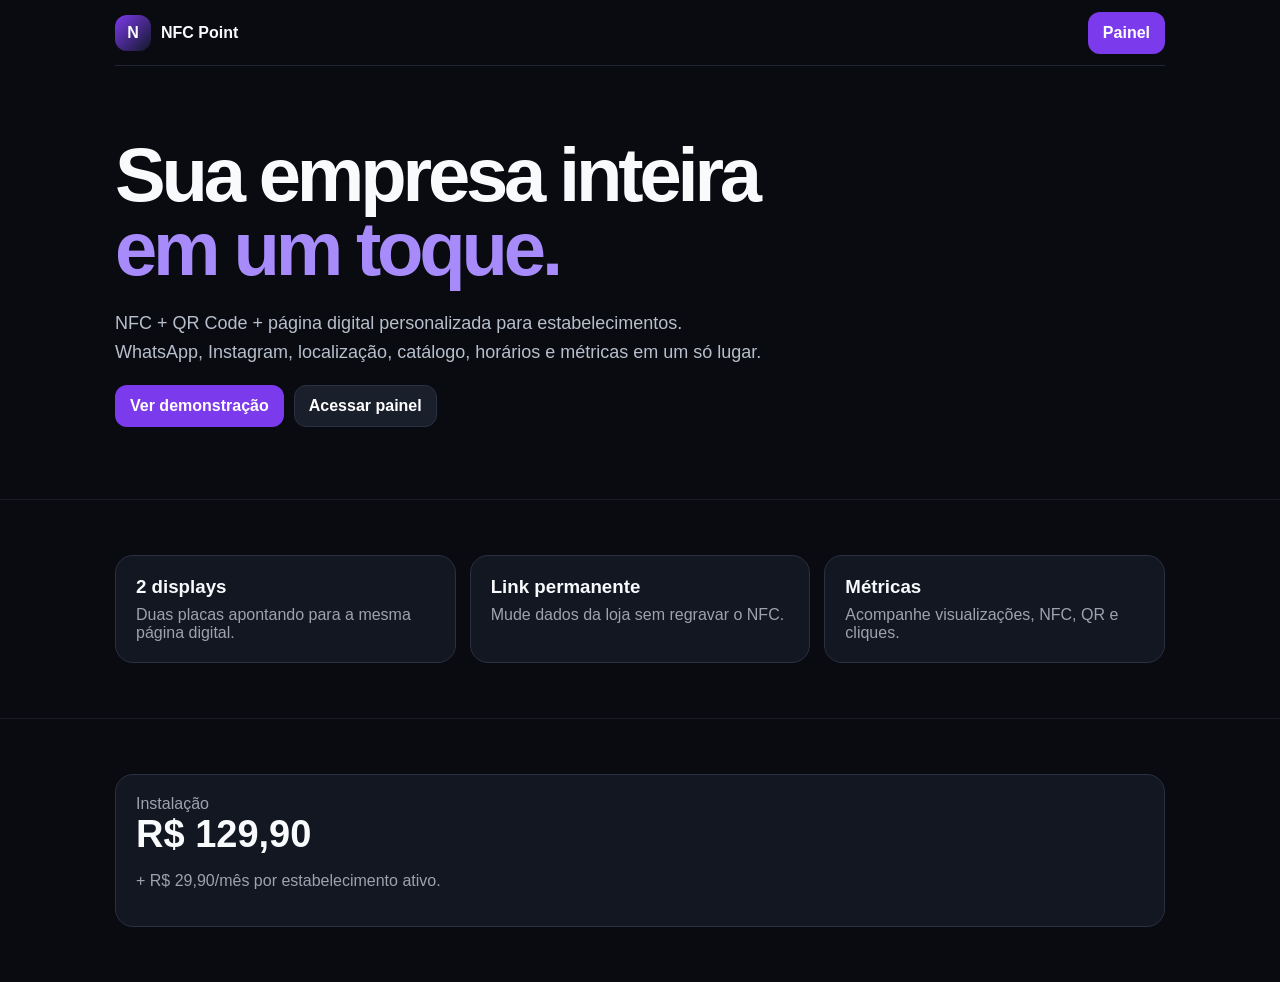
<file: index.html>
<!doctype html><html lang="pt-BR"><head><meta charset="utf-8"><meta name="viewport" content="width=device-width,initial-scale=1,viewport-fit=cover"><meta name="theme-color" content="#090b10"><title>NFC Point</title><style>
:root{--bg:#090b10;--p:#121722;--p2:#191f2b;--line:#293142;--txt:#f8fafc;--mut:#9ca3af;--pri:#7c3aed;--ok:#16a34a;--bad:#dc2626}*{box-sizing:border-box}body{margin:0;font-family:-apple-system,BlinkMacSystemFont,"Segoe UI",sans-serif;background:var(--bg);color:var(--txt)}a{color:inherit;text-decoration:none}button,input,textarea{font:inherit}.wrap{width:min(1050px,calc(100% - 28px));margin:auto}.top{height:66px;display:flex;align-items:center;justify-content:space-between;border-bottom:1px solid #202636}.brand{font-weight:900;display:flex;align-items:center;gap:10px}.logo{width:36px;height:36px;border-radius:12px;background:linear-gradient(135deg,var(--pri),#111827);display:grid;place-items:center}.btn{border:1px solid var(--line);background:var(--p2);color:#fff;border-radius:12px;padding:11px 14px;font-weight:800;cursor:pointer}.btn.pri{background:var(--pri);border-color:transparent}.btn.danger{background:#2a1114;color:#fecaca;border-color:#5c2027}.btn.sm{padding:8px 10px;font-size:12px}.hero{padding:72px 0}.hero h1{font-size:clamp(42px,7vw,76px);line-height:.98;letter-spacing:-.055em;margin:0 0 22px}.hero h1 span{color:#a78bfa}.hero p{max-width:650px;color:#b7bfcd;font-size:18px;line-height:1.6}.row{display:flex;gap:10px;flex-wrap:wrap}.section{padding:55px 0;border-top:1px solid #171c27}.grid3{display:grid;grid-template-columns:repeat(3,1fr);gap:14px}.card{background:var(--p);border:1px solid var(--line);border-radius:18px;padding:20px}.card h3{margin:0 0 8px}.mut{color:var(--mut)}.price{font-size:38px;font-weight:900}.auth{min-height:100vh;display:grid;place-items:center;padding:20px}.authbox{width:min(430px,100%);background:var(--p);border:1px solid var(--line);border-radius:22px;padding:24px}.field{display:grid;gap:6px;margin:12px 0}.field label{font-size:12px;color:#b9c0cc;font-weight:700}.input,.textarea{width:100%;background:#0c1018;border:1px solid var(--line);border-radius:11px;padding:12px;color:#fff;outline:none}.textarea{min-height:80px}.tabs{display:grid;grid-template-columns:1fr 1fr;gap:6px;background:#0b0f16;padding:4px;border-radius:12px;margin:18px 0}.tabs button{border:0;background:transparent;color:#8f98a8;padding:10px;border-radius:9px}.tabs button.on{background:#202634;color:#fff}.admin{padding:28px 0 70px}.head{display:flex;align-items:center;justify-content:space-between;gap:12px;margin-bottom:18px}.head h1{font-size:32px;margin:0}.stats{display:grid;grid-template-columns:repeat(4,1fr);gap:12px}.stat{background:var(--p);border:1px solid var(--line);border-radius:16px;padding:16px}.stat b{display:block;font-size:27px;margin-top:7px}.list{margin-top:18px;display:grid;gap:10px}.store{background:var(--p);border:1px solid var(--line);border-radius:16px;padding:15px;display:grid;grid-template-columns:1fr auto;gap:12px;align-items:center}.store h3{margin:0 0 4px}.badge{font-size:11px;font-weight:800;padding:5px 8px;border-radius:99px;background:#12311c;color:#86efac}.badge.off{background:#321417;color:#fca5a5}.modalbg{position:fixed;inset:0;background:#000b;display:grid;place-items:center;padding:14px;z-index:20}.modal{width:min(720px,100%);max-height:92vh;overflow:auto;background:#111722;border:1px solid var(--line);border-radius:20px;padding:20px}.formgrid{display:grid;grid-template-columns:1fr 1fr;gap:12px}.modalfoot{display:flex;justify-content:flex-end;gap:9px;margin-top:18px;flex-wrap:wrap}.public{min-height:100vh;background:#f3f4f6;color:#111827;padding:26px 14px 55px}.profile{width:min(520px,100%);margin:auto}.plogo{width:100px;height:100px;border-radius:28px;margin:0 auto 14px;display:grid;place-items:center;color:#fff;font-size:32px;font-weight:900;overflow:hidden}.plogo img{width:100%;height:100%;object-fit:cover}.ptop{text-align:center}.ptop h1{margin:0;font-size:30px}.ptop p{color:#5f6876;line-height:1.5}.links{display:grid;gap:10px;margin-top:20px}.plink{background:#fff;border:1px solid #e5e7eb;border-radius:16px;padding:14px;display:flex;gap:12px;align-items:center;font-weight:800;box-shadow:0 6px 18px #0f172a0d}.pi{width:40px;height:40px;border-radius:12px;color:#fff;display:grid;place-items:center}.info{margin-top:12px;background:#fff;border:1px solid #e5e7eb;border-radius:16px;padding:15px;color:#374151}.foot{text-align:center;color:#9ca3af;font-size:11px;margin-top:22px}.toast{position:fixed;right:16px;bottom:16px;background:#202633;border:1px solid #394256;border-radius:12px;padding:12px 14px;z-index:50;max-width:330px}.err{color:#fecaca}.empty{text-align:center;color:#9ca3af;padding:30px}.qr{text-align:center}.qr img{width:220px;height:220px;background:#fff;padding:8px;border-radius:12px}.small{font-size:12px}.break{word-break:break-all}@media(max-width:720px){.grid3,.stats,.formgrid{grid-template-columns:1fr 1fr}.stats .stat b{font-size:22px}.hero{padding:52px 0}.store{grid-template-columns:1fr}.head{align-items:flex-start;flex-direction:column}}@media(max-width:480px){.grid3,.stats,.formgrid{grid-template-columns:1fr}.hero h1{font-size:46px}.top .btn{display:none}}
</style></head><body><div id="app"></div><script>
const URL='https://gvgzjkjdknvnffwjzjqh.supabase.co',KEY='sb_publishable_6Ds9E5zKqpoBOyfzCiDw5Q_8cyYXaYY',FN='/functions/v1/nfc-point-app',app=document.getElementById('app');
const S=()=>{try{return JSON.parse(localStorage.nfcsession||'null')}catch{return null}},SS=s=>s?localStorage.nfcsession=JSON.stringify(s):localStorage.removeItem('nfcsession');
const esc=(s='')=>String(s).replace(/[&<>\"']/g,c=>({'&':'&amp;','<':'&lt;','>':'&gt;','\"':'&quot;',"'":'&#39;'}[c])),slug=s=>s.normalize('NFD').replace(/[\u0300-\u036f]/g,'').toLowerCase().replace(/[^a-z0-9]+/g,'-').replace(/(^-|-$)/g,'').slice(0,60),safe=u=>{try{let x=new URL(u);return/^https?:$/.test(x.protocol)?x.href:''}catch{return''}},base=location.pathname.includes(FN)?FN:'',path=()=>{let q=new URLSearchParams(location.search);if(q.get('loja'))return'/loja/'+q.get('loja');if(q.get('view')==='admin')return'/admin';return'/'},go=p=>{let u=base||location.pathname;if(p==='/admin')u+='?view=admin';else if(p.startsWith('/loja/'))u+='?loja='+encodeURIComponent(p.slice(6));history.pushState({},'',u);route()},pub=s=>location.origin+(base||location.pathname)+'?loja='+encodeURIComponent(s);
function toast(t,e=0){let x=document.createElement('div');x.className='toast'+(e?' err':'');x.textContent=t;document.body.append(x);setTimeout(()=>x.remove(),2600)}
addEventListener('popstate',route);document.addEventListener('click',e=>{let a=e.target.closest('[data-go]');if(a){e.preventDefault();go(a.getAttribute('href'))}});
async function req(p,o={}){let s=S(),h={apikey:KEY,'Content-Type':'application/json'};if(o.auth!==false&&s?.access_token)h.Authorization='Bearer '+s.access_token;if(o.prefer)h.Prefer=o.prefer;let r=await fetch(URL+'/rest/v1/'+p,{method:o.method||'GET',headers:h,body:o.body?JSON.stringify(o.body):undefined}),t=await r.text(),d=t?JSON.parse(t):null;if(r.status===401&&s?.refresh_token&&!o.retry){let ok=await refresh();if(ok)return req(p,{...o,retry:true})}if(!r.ok)throw Error(d?.message||d?.error_description||'Erro '+r.status);return d}
async function refresh(){let s=S();if(!s?.refresh_token)return false;let r=await fetch(URL+'/auth/v1/token?grant_type=refresh_token',{method:'POST',headers:{apikey:KEY,'Content-Type':'application/json'},body:JSON.stringify({refresh_token:s.refresh_token})});if(!r.ok){SS(null);return false}SS(await r.json());return true}
async function login(email,password){let r=await fetch(URL+'/auth/v1/token?grant_type=password',{method:'POST',headers:{apikey:KEY,'Content-Type':'application/json'},body:JSON.stringify({email,password})}),d=await r.json();if(!r.ok)throw Error(d.error_description||d.msg||d.message||'Falha ao entrar');SS(d)}
async function signup(email,password){let r=await fetch(URL+'/auth/v1/signup',{method:'POST',headers:{apikey:KEY,'Content-Type':'application/json'},body:JSON.stringify({email,password})}),d=await r.json();if(!r.ok)throw Error(d.error_description||d.msg||d.message||'Falha ao criar conta');if(d.access_token)SS(d);return d}
const initials=n=>n.split(/\s+/).filter(Boolean).slice(0,2).map(x=>x[0]).join('').toUpperCase();
async function stores(){let u=S()?.user?.id;if(!u)return[];return req('stores?owner_id=eq.'+encodeURIComponent(u)+'&select=*&order=created_at.desc')}
async function events(){return req('events?select=store_id,event_type,target,created_at&created_at=gte.'+encodeURIComponent(new Date(Date.now()-30*864e5).toISOString()))}
async function storeBySlug(s){let d=await req('stores?slug=eq.'+encodeURIComponent(s)+'&is_active=eq.true&select=*&limit=1',{auth:false});return d?.[0]}
async function track(id,type,target=''){try{await req('events',{method:'POST',body:{store_id:id,event_type:type,target},auth:false,prefer:'return=minimal'})}catch{}}
function landing(){app.innerHTML=`<div class="wrap top"><div class="brand"><div class="logo">N</div>NFC Point</div><button class="btn pri" onclick="go('/admin')">Painel</button></div><main><section class="wrap hero"><h1>Sua empresa inteira<br><span>em um toque.</span></h1><p>NFC + QR Code + página digital personalizada para estabelecimentos. WhatsApp, Instagram, localização, catálogo, horários e métricas em um só lugar.</p><div class="row"><a class="btn pri" href="/loja/demo" data-go>Ver demonstração</a><a class="btn" href="/admin" data-go>Acessar painel</a></div></section><section class="section"><div class="wrap grid3"><div class="card"><h3>2 displays</h3><div class="mut">Duas placas apontando para a mesma página digital.</div></div><div class="card"><h3>Link permanente</h3><div class="mut">Mude dados da loja sem regravar o NFC.</div></div><div class="card"><h3>Métricas</h3><div class="mut">Acompanhe visualizações, NFC, QR e cliques.</div></div></div></section><section class="section"><div class="wrap card"><div class="mut">Instalação</div><div class="price">R$ 129,90</div><p class="mut">+ R$ 29,90/mês por estabelecimento ativo.</p></div></section></main>`}
function auth(){if(S()?.access_token)return dash();app.innerHTML=`<div class="auth"><div class="authbox"><div class="brand"><div class="logo">N</div>NFC Point</div><h1>Painel</h1><p class="mut">Gerencie seus estabelecimentos e links NFC.</p><div class="tabs"><button id="tin" class="on">Entrar</button><button id="tup">Criar acesso</button></div><form id="af"><div class="field"><label>E-mail</label><input class="input" id="em" type="email" required></div><div class="field"><label>Senha</label><input class="input" id="pw" type="password" minlength="6" required></div><button class="btn pri" style="width:100%" id="ab">Entrar</button></form><button class="btn" style="width:100%;margin-top:10px" onclick="go('/')">Voltar</button></div></div>`;let mode='in',tin=document.getElementById('tin'),tup=document.getElementById('tup'),b=document.getElementById('ab');tin.onclick=()=>{mode='in';tin.className='on';tup.className='';b.textContent='Entrar'};tup.onclick=()=>{mode='up';tup.className='on';tin.className='';b.textContent='Criar acesso'};document.getElementById('af').onsubmit=async e=>{e.preventDefault();b.disabled=true;try{let email=document.getElementById('em').value,password=document.getElementById('pw').value;if(mode==='in')await login(email,password);else{let d=await signup(email,password);if(!d.access_token){toast('Conta criada. Confirme seu e-mail e depois entre.');b.disabled=false;return}}route()}catch(x){toast(x.message,1);b.disabled=false}}}
async function dash(){app.innerHTML='<div class="auth"><div class="mut">Carregando painel…</div></div>';try{let [ss,ev]=await Promise.all([stores(),events()]),ids=new Set(ss.map(x=>x.id)),own=ev.filter(x=>ids.has(x.store_id)),views=own.filter(x=>['page_view','nfc_open','qr_open'].includes(x.event_type)).length,clicks=own.filter(x=>x.event_type==='link_click').length,active=ss.filter(x=>x.is_active).length;app.innerHTML=`<div class="wrap top"><div class="brand"><div class="logo">N</div>NFC Point</div><div class="row"><button class="btn sm" id="out">Sair</button></div></div><main class="wrap admin"><div class="head"><div><h1>Estabelecimentos</h1><div class="mut small">${esc(S()?.user?.email||'')}</div></div><button class="btn pri" id="new">+ Novo</button></div><div class="stats"><div class="stat"><span class="mut small">Ativos</span><b>${active}</b></div><div class="stat"><span class="mut small">Visualizações 30d</span><b>${views}</b></div><div class="stat"><span class="mut small">Cliques 30d</span><b>${clicks}</b></div><div class="stat"><span class="mut small">MRR</span><b>R$ ${(active*29.9).toFixed(2).replace('.',',')}</b></div></div><div class="list">${ss.length?ss.map(s=>`<div class="store"><div><h3>${esc(s.name)} <span class="badge ${s.is_active?'':'off'}">${s.is_active?'ATIVO':'PAUSADO'}</span></h3><div class="mut small break">${esc(pub(s.slug))}</div></div><div class="row"><button class="btn sm" data-open="${s.id}">Editar</button><button class="btn sm" data-qr="${s.id}">Link/QR</button><a class="btn sm" target="_blank" href="${esc(pub(s.slug))}">Abrir</a></div></div>`).join(''):'<div class="empty">Nenhum estabelecimento ainda.</div>'}</div></main>`;document.getElementById('out').onclick=()=>{SS(null);go('/admin')};document.getElementById('new').onclick=()=>modal();document.querySelectorAll('[data-open]').forEach(b=>b.onclick=()=>modal(ss.find(s=>s.id===b.dataset.open)));document.querySelectorAll('[data-qr]').forEach(b=>b.onclick=()=>qr(ss.find(s=>s.id===b.dataset.qr)))}catch(e){toast(e.message,1);if(/JWT|401|login/i.test(e.message)){SS(null);auth()}}}
function modal(s=null){let x=s||{name:'',category:'Estabelecimento',slug:'',description:'',logo_url:'',accent_color:'#7c3aed',whatsapp:'',instagram:'',maps_url:'',catalog_url:'',website_url:'',phone:'',address:'',hours:'',is_active:true},m=document.createElement('div');m.className='modalbg';m.innerHTML=`<div class="modal"><h2>${s?'Editar':'Novo'} estabelecimento</h2><form id="sf"><div class="formgrid"><div class="field"><label>Nome *</label><input class="input" id="n" value="${esc(x.name)}" required></div><div class="field"><label>Slug *</label><input class="input" id="sl" value="${esc(x.slug)}" required></div><div class="field"><label>Categoria</label><input class="input" id="cat" value="${esc(x.category)}"></div><div class="field"><label>Cor</label><input class="input" id="co" type="color" value="${esc(x.accent_color||'#7c3aed')}"></div></div><div class="field"><label>Descrição</label><textarea class="textarea" id="de">${esc(x.description)}</textarea></div><div class="formgrid"><div class="field"><label>WhatsApp</label><input class="input" id="wa" value="${esc(x.whatsapp)}"></div><div class="field"><label>Instagram</label><input class="input" id="ig" value="${esc(x.instagram)}"></div><div class="field"><label>Endereço</label><input class="input" id="ad" value="${esc(x.address)}"></div><div class="field"><label>Horário</label><input class="input" id="hr" value="${esc(x.hours)}"></div><div class="field"><label>Google Maps URL</label><input class="input" id="mp" value="${esc(x.maps_url)}"></div><div class="field"><label>Catálogo URL</label><input class="input" id="ca" value="${esc(x.catalog_url)}"></div><div class="field"><label>Site URL</label><input class="input" id="web" value="${esc(x.website_url)}"></div><div class="field"><label>Logo URL</label><input class="input" id="lo" value="${esc(x.logo_url||'')}"></div></div><label><input type="checkbox" id="act" ${x.is_active?'checked':''}> Página ativa</label><div class="modalfoot">${s?'<button type="button" class="btn danger" id="del">Excluir</button>':''}<button type="button" class="btn" id="cancel">Cancelar</button><button class="btn pri" id="save">Salvar</button></div></form></div>`;document.body.append(m);const q=id=>m.querySelector('#'+id),n=q('n'),sl=q('sl'),cat=q('cat'),co=q('co'),de=q('de'),wa=q('wa'),ig=q('ig'),ad=q('ad'),hr=q('hr'),mp=q('mp'),ca=q('ca'),web=q('web'),lo=q('lo'),act=q('act'),sf=q('sf');q('cancel').onclick=()=>m.remove();let touched=!!s;n.oninput=()=>{if(!touched)sl.value=slug(n.value)};sl.oninput=()=>{touched=true;sl.value=slug(sl.value)};sf.onsubmit=async e=>{e.preventDefault();let payload={name:n.value.trim(),slug:slug(sl.value),category:cat.value.trim()||'Estabelecimento',accent_color:co.value,description:de.value.trim(),whatsapp:wa.value.trim(),instagram:ig.value.trim(),address:ad.value.trim(),hours:hr.value.trim(),maps_url:safe(mp.value.trim()),catalog_url:safe(ca.value.trim()),website_url:safe(web.value.trim()),logo_url:safe(lo.value.trim()),is_active:act.checked};try{if(s)await req('stores?id=eq.'+s.id,{method:'PATCH',body:payload,prefer:'return=representation'});else await req('stores',{method:'POST',body:{...payload,owner_id:S().user.id},prefer:'return=representation'});toast('Salvo.');m.remove();dash()}catch(e){toast(e.message,1)}};if(s)q('del').onclick=async()=>{if(confirm('Excluir este estabelecimento?')){try{await req('stores?id=eq.'+s.id,{method:'DELETE'});m.remove();dash()}catch(e){toast(e.message,1)}}}}
function qr(s){let u=pub(s.slug),img='https://api.qrserver.com/v1/create-qr-code/?size=420x420&data='+encodeURIComponent(u),m=document.createElement('div');m.className='modalbg';m.innerHTML=`<div class="modal qr"><h2>Link para NFC e QR</h2><img src="${img}"><p class="small break">${esc(u)}</p><div class="modalfoot"><button class="btn" id="copy">Copiar</button><button class="btn pri" id="close">Fechar</button></div></div>`;document.body.append(m);m.querySelector('#close').onclick=()=>m.remove();m.querySelector('#copy').onclick=async()=>{try{await navigator.clipboard.writeText(u);toast('Link copiado.')}catch{prompt('Copie:',u)}}}
async function publicPage(sl){app.innerHTML='<div class="auth"><div class="mut">Abrindo…</div></div>';try{let s=await storeBySlug(sl);if(!s){app.innerHTML='<div class="auth"><div class="authbox"><h1>404</h1><p class="mut">Página inexistente ou desativada.</p></div></div>';return}let src=new URLSearchParams(location.search).get('src'),type=src==='nfc'?'nfc_open':src==='qr'?'qr_open':'page_view';track(s.id,type);let c=s.accent_color||'#7c3aed',links=[],add=(l,u,i,t)=>{if(u)links.push({l,u,i,t})},wa=s.whatsapp.replace(/\D/g,'');add('Falar no WhatsApp',wa?'https://wa.me/'+(wa.startsWith('55')?wa:'55'+wa):'', '💬','whatsapp');let ig=s.instagram.trim().replace(/^@/,'');add('Instagram',ig?(ig.startsWith('http')?safe(ig):'https://instagram.com/'+encodeURIComponent(ig)):'','📸','instagram');add('Como chegar',safe(s.maps_url),'📍','maps');add('Ver catálogo / cardápio',safe(s.catalog_url),'📋','catalog');add('Visitar site',safe(s.website_url),'🌐','website');app.innerHTML=`<div class="public"><main class="profile"><div class="ptop"><div class="plogo" style="background:${esc(c)}">${s.logo_url?`<img src="${esc(s.logo_url)}">`:esc(initials(s.name))}</div><h1>${esc(s.name)}</h1><div class="mut small">${esc(s.category)}</div>${s.description?`<p>${esc(s.description)}</p>`:''}</div><div class="links">${links.map(l=>`<a class="plink" target="_blank" rel="noopener" href="${esc(l.u)}" data-track="${l.t}"><span class="pi" style="background:${esc(c)}">${l.i}</span>${esc(l.l)}<span style="margin-left:auto">›</span></a>`).join('')}</div>${s.address||s.hours?`<div class="info">${s.address?`<p><b>📍 Endereço</b><br><span class="mut small">${esc(s.address)}</span></p>`:''}${s.hours?`<p><b>🕒 Horários</b><br><span class="mut small">${esc(s.hours)}</span></p>`:''}</div>`:''}<div class="foot">Página digital por <b>NFC Point</b></div></main></div>`;document.querySelectorAll('[data-track]').forEach(a=>a.onclick=()=>track(s.id,'link_click',a.dataset.track))}catch(e){app.innerHTML=`<div class="auth"><div class="authbox"><h1>Erro</h1><p class="err">${esc(e.message)}</p></div></div>`}}
function route(){let p=path();document.title='NFC Point';if(p==='/')landing();else if(p==='/admin')auth();else if(p.startsWith('/loja/'))publicPage(decodeURIComponent(p.slice(6)));else landing()}route();
</script></body></html>
</file>
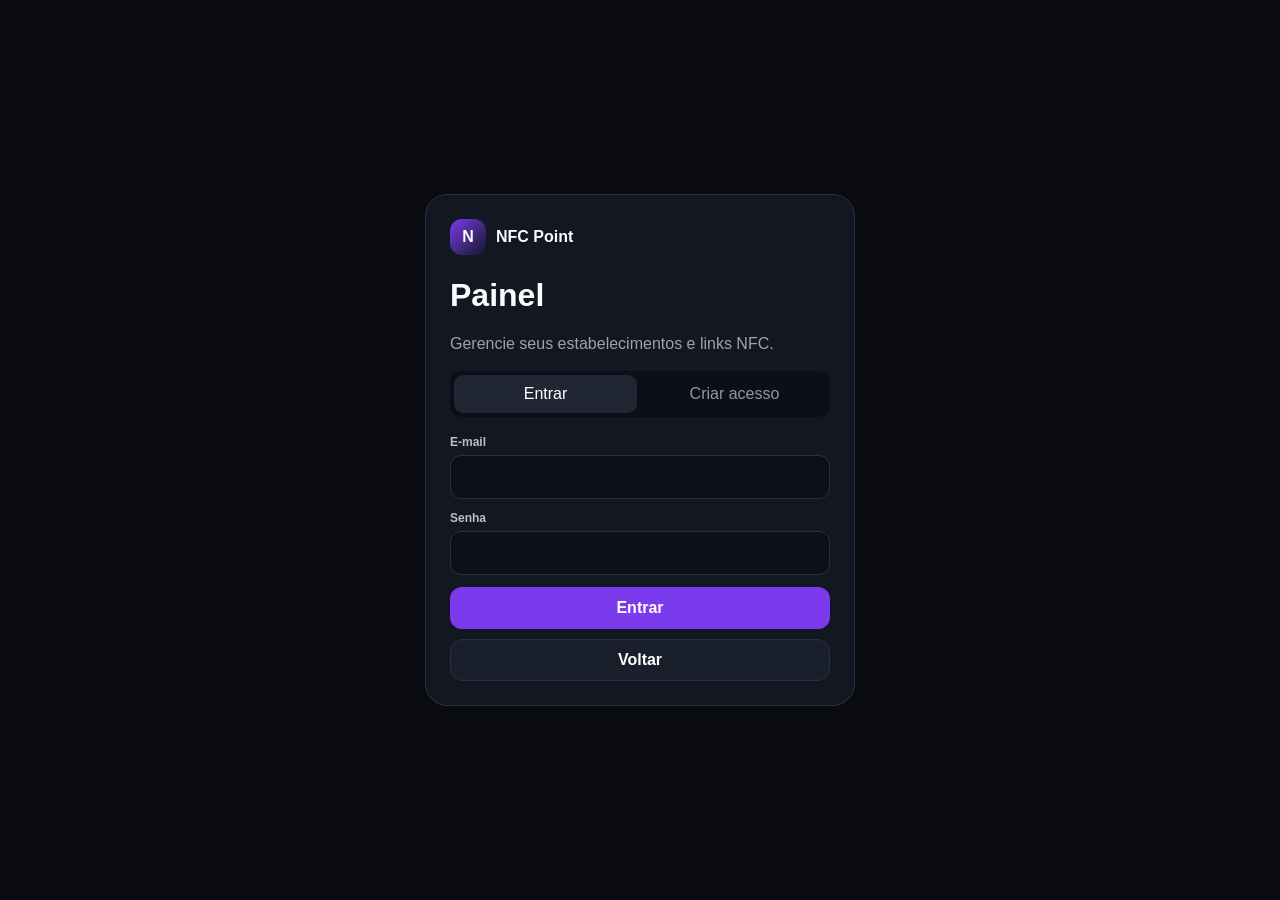
<file: admin.html>
<!doctype html><html lang="pt-BR"><head><meta charset="utf-8"><meta name="viewport" content="width=device-width,initial-scale=1"><meta name="robots" content="noindex,nofollow"><title>Painel | NFC Point</title></head><body><script>location.replace('/?view=admin')</script><noscript><a href="/?view=admin">Abrir painel do NFC Point</a></noscript></body></html>
</file>
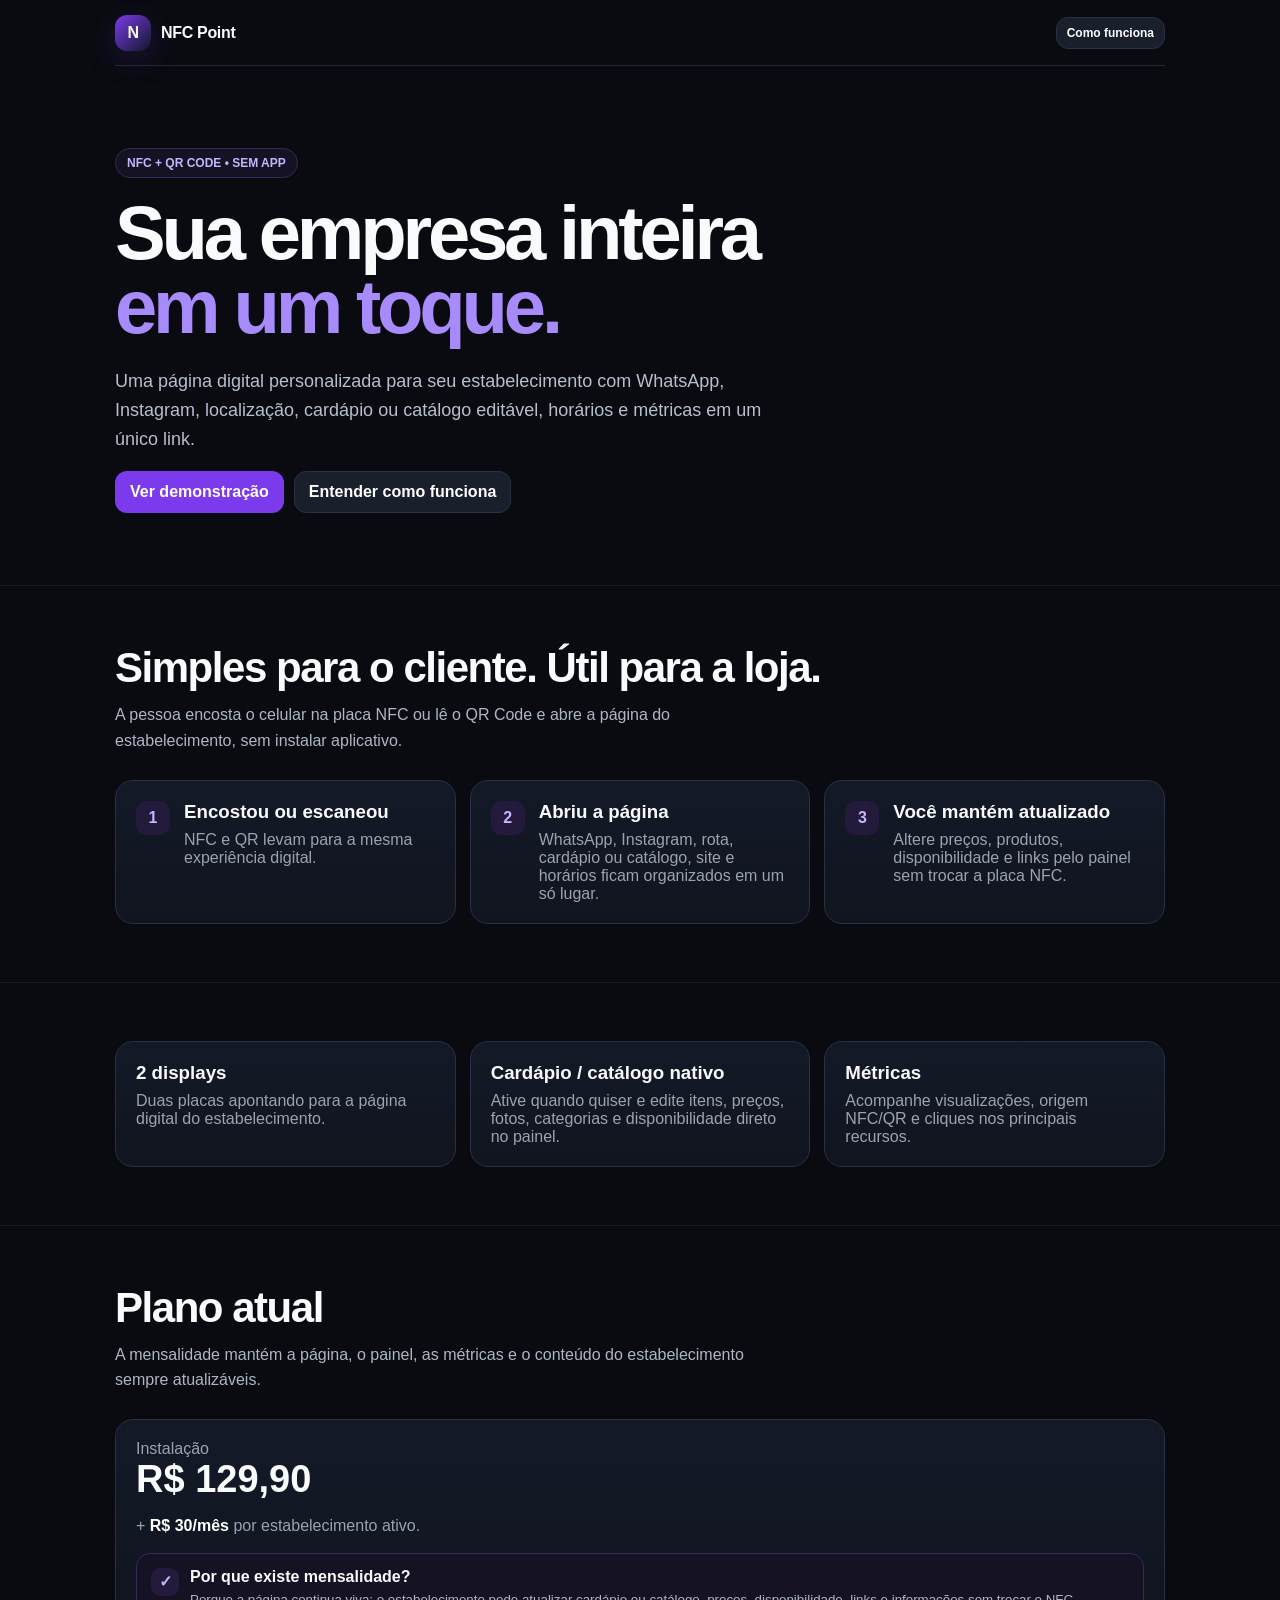
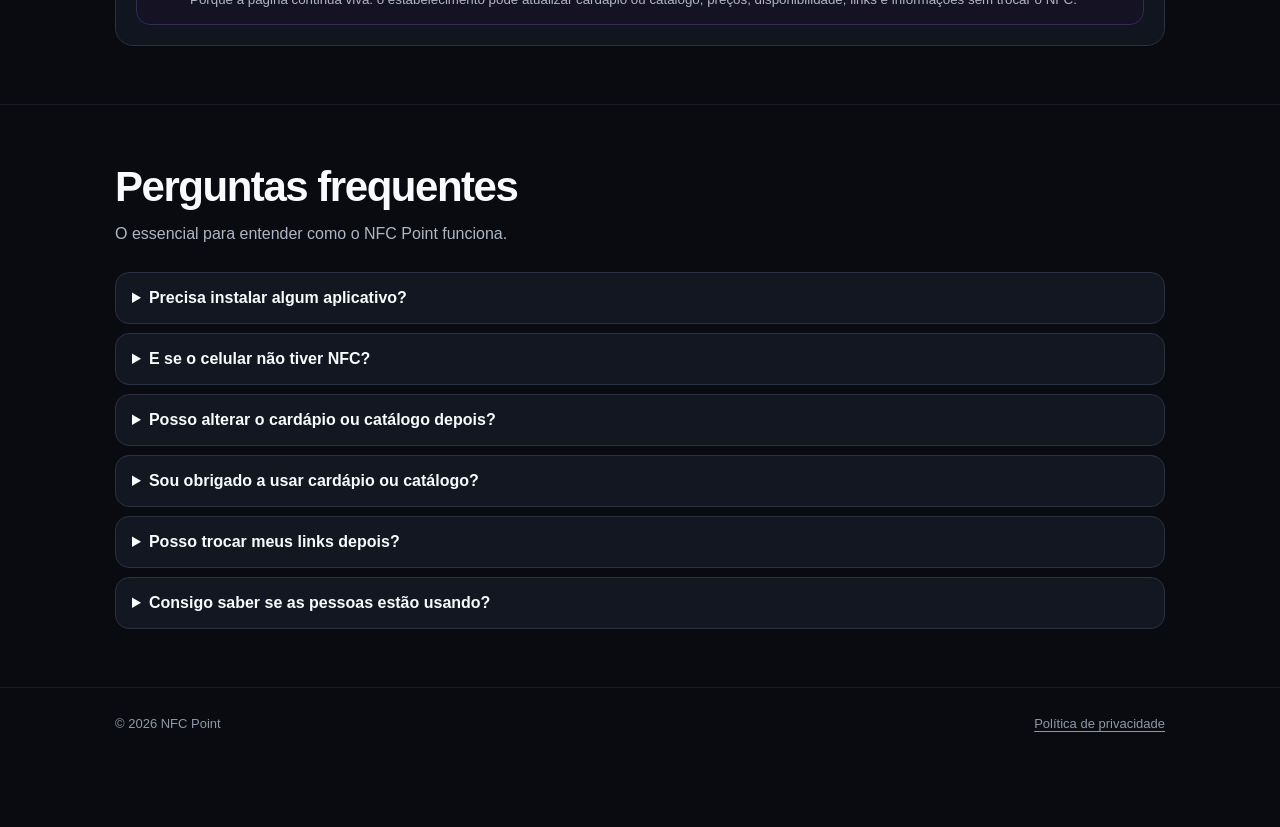
<file: index-next.html>
<!doctype html>
<html lang="pt-BR">
<head>
<meta charset="utf-8">
<meta name="viewport" content="width=device-width,initial-scale=1,viewport-fit=cover">
<meta name="theme-color" content="#090b10">
<meta name="description" content="NFC Point: NFC + QR Code + página digital personalizada para estabelecimentos, com cardápio ou catálogo editável e métricas em um só lugar.">
<meta name="robots" content="index,follow">
<link rel="stylesheet" href="styles.css">
<link rel="stylesheet" href="catalog.css">
<title>NFC Point — Sua empresa inteira em um toque</title>
</head>
<body>
<div id="app"></div>
<script src="config.js"></script>
<script src="app-core.js"></script>
<script src="ui-main.js"></script>
<script src="ui-form.js"></script>
<script src="ui-qr.js"></script>
<script src="ui-public.js"></script>
</body>
</html>
</file>
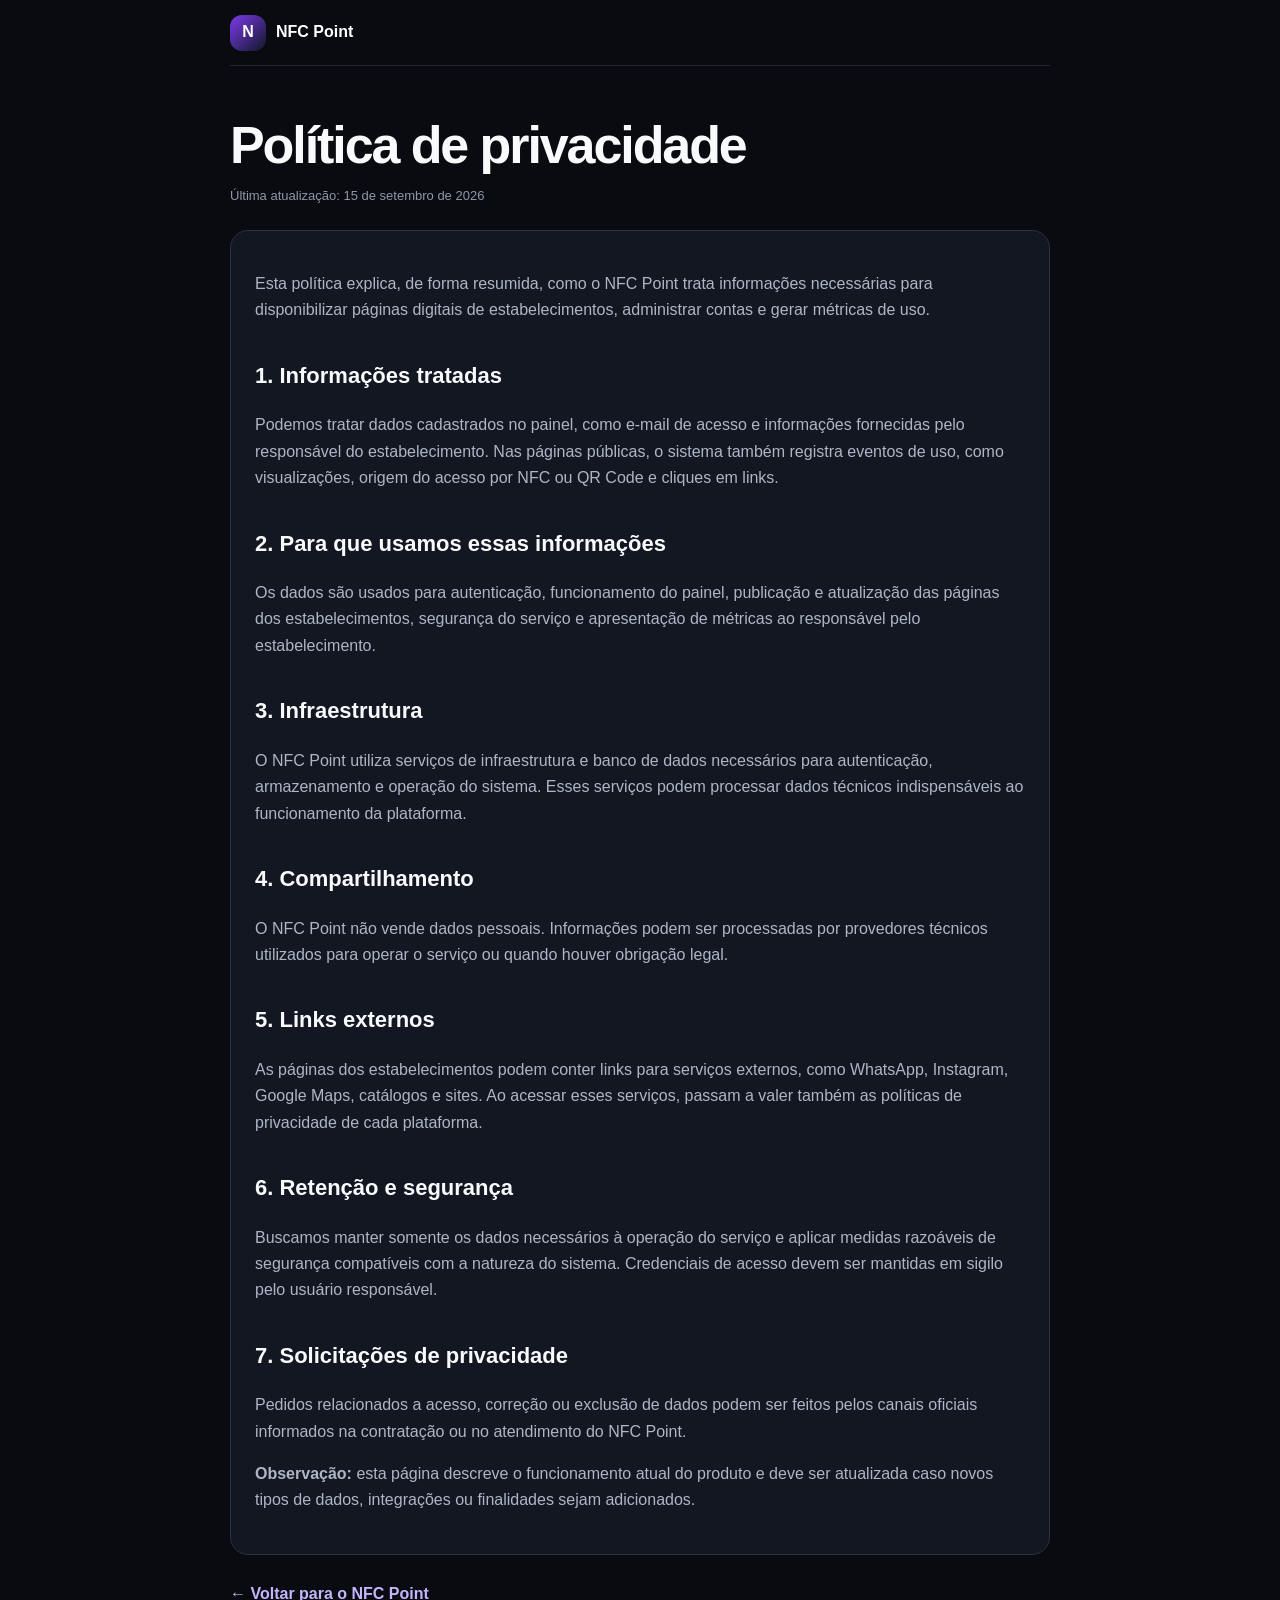
<file: privacy.html>
<!doctype html>
<html lang="pt-BR">
<head>
  <meta charset="utf-8"><meta name="viewport" content="width=device-width,initial-scale=1,viewport-fit=cover"><meta name="theme-color" content="#090b10"><meta name="description" content="Política de privacidade do NFC Point."><meta name="robots" content="index,follow"><title>Política de privacidade | NFC Point</title>
  <style>:root{--bg:#090b10;--p:#121722;--line:#293142;--txt:#f8fafc;--mut:#aeb6c5;--pri:#7c3aed}*{box-sizing:border-box}body{margin:0;background:var(--bg);color:var(--txt);font-family:-apple-system,BlinkMacSystemFont,"Segoe UI",sans-serif;line-height:1.65}a{color:#c4b5fd}.wrap{width:min(820px,calc(100% - 28px));margin:auto}.top{min-height:66px;display:flex;align-items:center;border-bottom:1px solid #202636}.brand{font-weight:900;display:flex;align-items:center;gap:10px;text-decoration:none;color:#fff}.logo{width:36px;height:36px;border-radius:12px;background:linear-gradient(135deg,var(--pri),#111827);display:grid;place-items:center}main{padding:52px 0 72px}h1{font-size:clamp(34px,6vw,52px);letter-spacing:-.04em;line-height:1.05;margin:0 0 12px}h2{margin-top:34px;font-size:22px}p,li{color:var(--mut)}.card{background:var(--p);border:1px solid var(--line);border-radius:18px;padding:24px;margin-top:24px}.date{font-size:13px;color:#8f98a8}.back{display:inline-block;margin-top:26px;font-weight:800;text-underline-offset:4px}</style>
</head>
<body><header class="wrap top"><a class="brand" href="/"><span class="logo" aria-hidden="true">N</span>NFC Point</a></header><main class="wrap"><h1>Política de privacidade</h1><div class="date">Última atualização: 15 de setembro de 2026</div><div class="card"><p>Esta política explica, de forma resumida, como o NFC Point trata informações necessárias para disponibilizar páginas digitais de estabelecimentos, administrar contas e gerar métricas de uso.</p><h2>1. Informações tratadas</h2><p>Podemos tratar dados cadastrados no painel, como e-mail de acesso e informações fornecidas pelo responsável do estabelecimento. Nas páginas públicas, o sistema também registra eventos de uso, como visualizações, origem do acesso por NFC ou QR Code e cliques em links.</p><h2>2. Para que usamos essas informações</h2><p>Os dados são usados para autenticação, funcionamento do painel, publicação e atualização das páginas dos estabelecimentos, segurança do serviço e apresentação de métricas ao responsável pelo estabelecimento.</p><h2>3. Infraestrutura</h2><p>O NFC Point utiliza serviços de infraestrutura e banco de dados necessários para autenticação, armazenamento e operação do sistema. Esses serviços podem processar dados técnicos indispensáveis ao funcionamento da plataforma.</p><h2>4. Compartilhamento</h2><p>O NFC Point não vende dados pessoais. Informações podem ser processadas por provedores técnicos utilizados para operar o serviço ou quando houver obrigação legal.</p><h2>5. Links externos</h2><p>As páginas dos estabelecimentos podem conter links para serviços externos, como WhatsApp, Instagram, Google Maps, catálogos e sites. Ao acessar esses serviços, passam a valer também as políticas de privacidade de cada plataforma.</p><h2>6. Retenção e segurança</h2><p>Buscamos manter somente os dados necessários à operação do serviço e aplicar medidas razoáveis de segurança compatíveis com a natureza do sistema. Credenciais de acesso devem ser mantidas em sigilo pelo usuário responsável.</p><h2>7. Solicitações de privacidade</h2><p>Pedidos relacionados a acesso, correção ou exclusão de dados podem ser feitos pelos canais oficiais informados na contratação ou no atendimento do NFC Point.</p><p><strong>Observação:</strong> esta página descreve o funcionamento atual do produto e deve ser atualizada caso novos tipos de dados, integrações ou finalidades sejam adicionados.</p></div><a class="back" href="/">← Voltar para o NFC Point</a></main></body></html>
</file>
<file: styles.css>
:root{--bg:#090b10;--p:#121722;--p2:#191f2b;--line:#293142;--txt:#f8fafc;--mut:#9ca3af;--pri:#7c3aed;--pri2:#a78bfa;--ok:#16a34a;--bad:#dc2626}
    *{box-sizing:border-box}
    html{scroll-behavior:smooth}
    body{margin:0;font-family:-apple-system,BlinkMacSystemFont,"Segoe UI",sans-serif;background:var(--bg);color:var(--txt);-webkit-font-smoothing:antialiased}
    a{color:inherit;text-decoration:none}
    button,input,textarea{font:inherit}
    button:focus-visible,a:focus-visible,input:focus-visible,textarea:focus-visible,summary:focus-visible{outline:3px solid #c4b5fd;outline-offset:3px}
    .wrap{width:min(1050px,calc(100% - 28px));margin:auto}
    .top{min-height:66px;display:flex;align-items:center;justify-content:space-between;border-bottom:1px solid #202636}
    .brand{font-weight:900;display:flex;align-items:center;gap:10px;letter-spacing:-.02em}
    .logo{width:36px;height:36px;border-radius:12px;background:linear-gradient(135deg,var(--pri),#111827);display:grid;place-items:center;box-shadow:0 8px 30px #7c3aed35}
    .btn{border:1px solid var(--line);background:var(--p2);color:#fff;border-radius:12px;padding:11px 14px;font-weight:800;cursor:pointer;display:inline-flex;align-items:center;justify-content:center;gap:7px;transition:transform .18s ease,border-color .18s ease,background .18s ease}
    .btn:hover{transform:translateY(-1px);border-color:#48526a}
    .btn.pri{background:var(--pri);border-color:transparent}
    .btn.pri:hover{background:#6d28d9}
    .btn.danger{background:#2a1114;color:#fecaca;border-color:#5c2027}
    .btn.sm{padding:8px 10px;font-size:12px}
    .hero{padding:82px 0 72px}
    .eyebrow{display:inline-flex;border:1px solid #342a55;background:#151224;color:#c4b5fd;border-radius:999px;padding:7px 11px;font-size:12px;font-weight:800;margin-bottom:18px}
    .hero h1{font-size:clamp(42px,7vw,76px);line-height:.98;letter-spacing:-.055em;margin:0 0 22px}
    .hero h1 span{color:var(--pri2)}
    .hero p{max-width:690px;color:#b7bfcd;font-size:18px;line-height:1.6}
    .row{display:flex;gap:10px;flex-wrap:wrap}
    .section{padding:58px 0;border-top:1px solid #171c27}
    .section h2{font-size:clamp(28px,4vw,42px);letter-spacing:-.035em;margin:0 0 10px}
    .sectionlead{color:#aeb6c5;max-width:680px;line-height:1.6;margin:0 0 26px}
    .grid3{display:grid;grid-template-columns:repeat(3,1fr);gap:14px}
    .card{background:linear-gradient(180deg,#131927,#10151f);border:1px solid var(--line);border-radius:18px;padding:20px}
    .card h3{margin:0 0 8px}
    .step{display:flex;align-items:flex-start;gap:14px}
    .stepn{flex:0 0 34px;width:34px;height:34px;border-radius:11px;background:#241a3c;color:#c4b5fd;display:grid;place-items:center;font-weight:900}
    .mut{color:var(--mut)}
    .price{font-size:38px;font-weight:900}
    .faq{display:grid;gap:9px;margin-top:22px}
    details{background:var(--p);border:1px solid var(--line);border-radius:14px;padding:0 16px}
    summary{cursor:pointer;font-weight:800;padding:16px 0}
    details p{color:#aeb6c5;line-height:1.6;margin:0 0 16px}
    .sitefoot{padding:28px 0 96px;border-top:1px solid #171c27;color:#8f98a8;font-size:13px}
    .sitefoot .wrap{display:flex;align-items:center;justify-content:space-between;gap:12px;flex-wrap:wrap}
    .sitefoot a{text-decoration:underline;text-underline-offset:3px}
    .mobilecta{display:none}
    .crumb{display:flex;gap:7px;align-items:center;color:#8f98a8;font-size:12px;margin:0 0 18px}
    .crumb a:hover{color:#fff}
    .auth{min-height:100vh;display:grid;place-items:center;padding:20px}
    .authbox{width:min(430px,100%);background:var(--p);border:1px solid var(--line);border-radius:22px;padding:24px}
    .field{display:grid;gap:6px;margin:12px 0}
    .field label{font-size:12px;color:#b9c0cc;font-weight:700}
    .input,.textarea{width:100%;background:#0c1018;border:1px solid var(--line);border-radius:11px;padding:12px;color:#fff;outline:none}
    .input:focus,.textarea:focus{border-color:#7c3aed;box-shadow:0 0 0 3px #7c3aed22}
    .textarea{min-height:80px;resize:vertical}
    .tabs{display:grid;grid-template-columns:1fr 1fr;gap:6px;background:#0b0f16;padding:4px;border-radius:12px;margin:18px 0}
    .tabs button{border:0;background:transparent;color:#8f98a8;padding:10px;border-radius:9px;cursor:pointer}
    .tabs button.on{background:#202634;color:#fff}
    .admin{padding:28px 0 70px}
    .head{display:flex;align-items:center;justify-content:space-between;gap:12px;margin-bottom:18px}
    .head h1{font-size:32px;margin:0}
    .stats{display:grid;grid-template-columns:repeat(4,1fr);gap:12px}
    .stat{background:var(--p);border:1px solid var(--line);border-radius:16px;padding:16px}
    .stat b{display:block;font-size:27px;margin-top:7px}
    .list{margin-top:18px;display:grid;gap:10px}
    .store{background:var(--p);border:1px solid var(--line);border-radius:16px;padding:15px;display:grid;grid-template-columns:1fr auto;gap:12px;align-items:center}
    .store h3{margin:0 0 4px}
    .badge{font-size:11px;font-weight:800;padding:5px 8px;border-radius:99px;background:#12311c;color:#86efac}
    .badge.off{background:#321417;color:#fca5a5}
    .modalbg{position:fixed;inset:0;background:#000c;display:grid;place-items:center;padding:14px;z-index:20;backdrop-filter:blur(5px)}
    .modal{width:min(720px,100%);max-height:92vh;overflow:auto;background:#111722;border:1px solid var(--line);border-radius:20px;padding:20px;box-shadow:0 24px 90px #0008}
    .formgrid{display:grid;grid-template-columns:1fr 1fr;gap:12px}
    .modalfoot{display:flex;justify-content:flex-end;gap:9px;margin-top:18px;flex-wrap:wrap}
    .public{min-height:100vh;background:#f3f4f6;color:#111827;padding:26px 14px 55px}
    .profile{width:min(520px,100%);margin:auto}
    .plogo{width:100px;height:100px;border-radius:28px;margin:0 auto 14px;display:grid;place-items:center;color:#fff;font-size:32px;font-weight:900;overflow:hidden;box-shadow:0 14px 30px #0f172a1a}
    .plogo img{width:100%;height:100%;object-fit:cover}
    .ptop{text-align:center}
    .ptop h1{margin:0;font-size:30px;letter-spacing:-.025em}
    .ptop p{color:#5f6876;line-height:1.5}
    .links{display:grid;gap:10px;margin-top:20px}
    .plink{background:#fff;border:1px solid #e5e7eb;border-radius:16px;padding:14px;display:flex;gap:12px;align-items:center;font-weight:800;box-shadow:0 6px 18px #0f172a0d;transition:transform .16s ease,box-shadow .16s ease}
    .plink:hover{transform:translateY(-1px);box-shadow:0 10px 24px #0f172a15}
    .pi{width:40px;height:40px;border-radius:12px;color:#fff;display:grid;place-items:center}
    .info{margin-top:12px;background:#fff;border:1px solid #e5e7eb;border-radius:16px;padding:15px;color:#374151}
    .foot{text-align:center;color:#9ca3af;font-size:11px;margin-top:22px}
    .foot a{text-decoration:underline;text-underline-offset:3px}
    .toast{position:fixed;right:16px;bottom:16px;background:#202633;border:1px solid #394256;border-radius:12px;padding:12px 14px;z-index:50;max-width:330px;box-shadow:0 14px 40px #0008}
    .err{color:#fecaca}
    .empty{text-align:center;color:#9ca3af;padding:30px}
    .qr{text-align:left}
    .qrcenter{text-align:center}
    .qr img{width:220px;height:220px;background:#fff;padding:8px;border-radius:12px}
    .linkbox{background:#0c1018;border:1px solid var(--line);border-radius:12px;padding:12px;margin:12px 0}
    .linkbox b{display:block;margin-bottom:6px}
    .small{font-size:12px}
    .break{word-break:break-all}
    .notfound{text-align:center}
    @media(max-width:720px){
      .grid3,.stats,.formgrid{grid-template-columns:1fr 1fr}
      .stats .stat b{font-size:22px}
      .hero{padding:58px 0 52px}
      .store{grid-template-columns:1fr}
      .head{align-items:flex-start;flex-direction:column}
    }
    @media(max-width:480px){
      .grid3,.stats,.formgrid{grid-template-columns:1fr}
      .hero h1{font-size:46px}
      .sitefoot{padding-bottom:110px}
      .mobilecta{position:fixed;display:grid;grid-template-columns:1fr 1fr;gap:8px;left:10px;right:10px;bottom:max(10px,env(safe-area-inset-bottom));z-index:15;background:#0b0e14e8;border:1px solid #293142;padding:8px;border-radius:16px;backdrop-filter:blur(16px);box-shadow:0 14px 40px #0009}
      .mobilecta .btn{padding:12px 8px}
    }
    @media(prefers-reduced-motion:reduce){html{scroll-behavior:auto}.btn,.plink{transition:none}}
</file>
<file: catalog.css>
.plan-note{margin-top:18px;padding:14px;border:1px solid #342a55;background:#151224;border-radius:14px;display:flex;gap:11px;align-items:flex-start}.plan-note>span{width:28px;height:28px;border-radius:9px;background:#241a3c;color:#c4b5fd;display:grid;place-items:center;font-weight:900;flex:0 0 28px}.plan-note b,.plan-note small{display:block}.plan-note small{margin-top:4px;color:#aeb6c5;line-height:1.5}.catalog-badge{margin-left:6px;background:#211a3a;color:#c4b5fd}
.catalog-admin-card{margin:22px 0 16px;padding:18px;border:1px solid #353d50;border-radius:18px;background:linear-gradient(180deg,#151b28,#10151f)}.catalog-admin-top{display:flex;align-items:flex-start;justify-content:space-between;gap:18px}.catalog-admin-top h3{font-size:20px;margin:3px 0 5px}.catalog-admin-top p{margin:0;max-width:440px;line-height:1.5}.catalog-kicker{font-size:10px;letter-spacing:.14em;font-weight:900;color:#a78bfa}.switchline{display:flex;align-items:center;gap:8px;cursor:pointer;white-space:nowrap;font-size:12px}.switchline input{position:absolute;opacity:0;pointer-events:none}.switch{position:relative;width:42px;height:24px;border-radius:999px;background:#2a3140;border:1px solid #414a5d;transition:.18s}.switch:after{content:"";position:absolute;top:3px;left:3px;width:16px;height:16px;border-radius:50%;background:#fff;transition:.18s}.switchline input:checked+.switch{background:#7c3aed;border-color:#7c3aed}.switchline input:checked+.switch:after{transform:translateX(18px)}#catalog-config{margin-top:18px;transition:.18s}#catalog-config.catalog-disabled{opacity:.42;pointer-events:none;filter:saturate(.5)}.catalog-admin-bar{display:flex;align-items:center;justify-content:space-between;gap:12px;padding-top:12px;margin-top:8px;border-top:1px solid #293142}.catalog-edit-list{display:grid;gap:12px;margin-top:12px}.catalog-edit-item{border:1px solid #293142;border-radius:14px;padding:14px;background:#0d121b}.catalog-edit-head,.catalog-edit-foot{display:flex;align-items:center;justify-content:space-between;gap:12px}.catalog-edit-head{margin-bottom:6px}.catalog-edit-foot{margin-top:8px}.catalog-edit-item .textarea{min-height:66px}.checkline{display:inline-flex;align-items:center;gap:7px;color:#c6ccd7;font-size:13px}.checkline input{accent-color:#7c3aed}.page-active{margin-top:8px}.fileinput{padding:9px;font-size:12px}.catalog-thumb{width:48px;height:48px;border-radius:10px;object-fit:cover;border:1px solid #374151}.catalog-thumb-link{display:inline-flex}
.catalog-launch{width:100%;text-align:left;cursor:pointer;color:#111827;font:inherit}.plink-copy{display:grid;gap:2px}.plink-copy b{font-size:14px}.plink-copy small{font-size:11px;color:#6b7280;font-weight:600}.catalog-open{overflow:hidden}.catalog-overlay{position:fixed;inset:0;z-index:100;background:#111827b8;backdrop-filter:blur(12px);display:grid;place-items:center;padding:16px}.catalog-shell{width:min(760px,100%);height:min(90vh,820px);background:#f7f7f8;color:#111827;border-radius:26px;overflow:hidden;display:flex;flex-direction:column;box-shadow:0 30px 100px #0006;border:1px solid #ffffff70}.catalog-head{display:flex;align-items:center;gap:12px;padding:16px 18px;background:#fff;border-bottom:1px solid #e5e7eb;position:sticky;top:0;z-index:2}.catalog-close{width:40px;height:40px;border:1px solid #e5e7eb;background:#fff;border-radius:13px;font-size:20px;cursor:pointer;display:grid;place-items:center}.catalog-store{display:flex;align-items:center;gap:10px;min-width:0}.catalog-store h2{font-size:18px;line-height:1.15;margin:2px 0 0;letter-spacing:-.02em}.catalog-mini-logo{width:38px;height:38px;border-radius:12px;color:#fff;font-weight:900;display:grid;place-items:center;overflow:hidden;flex:0 0 38px}.catalog-mini-logo img{width:100%;height:100%;object-fit:cover}.catalog-intro{padding:18px 18px 10px}.catalog-intro>p{margin:0;color:#6b7280;line-height:1.5}.catalog-filters{display:flex;gap:8px;overflow:auto;padding:14px 0 4px;scrollbar-width:none}.catalog-filters::-webkit-scrollbar{display:none}.catalog-filter{border:1px solid #e5e7eb;background:#fff;color:#4b5563;border-radius:999px;padding:8px 12px;font-size:12px;font-weight:800;white-space:nowrap;cursor:pointer}.catalog-filter.on{background:#111827;color:#fff;border-color:#111827}.catalog-products{padding:8px 18px 28px;overflow:auto;display:grid;grid-template-columns:1fr 1fr;gap:12px}.catalog-product{background:#fff;border:1px solid #e5e7eb;border-radius:18px;overflow:hidden;box-shadow:0 8px 26px #0f172a0a}.catalog-product.is-unavailable{opacity:.62}.catalog-product-img{aspect-ratio:16/10;background:#eceff3;overflow:hidden}.catalog-product-img img{width:100%;height:100%;object-fit:cover;display:block}.catalog-product-body{padding:14px}.catalog-product-top{display:flex;align-items:flex-start;justify-content:space-between;gap:10px}.catalog-product h3{margin:0;font-size:15px;letter-spacing:-.01em}.catalog-price{white-space:nowrap;font-size:14px}.catalog-product p{margin:7px 0 0;color:#6b7280;font-size:12px;line-height:1.45}.catalog-product-meta{display:flex;align-items:center;justify-content:space-between;gap:8px;margin-top:10px;color:#9ca3af;font-size:10px;font-weight:800;text-transform:uppercase;letter-spacing:.06em}.catalog-unavailable{color:#b91c1c}.catalog-empty{grid-column:1/-1;text-align:center;color:#9ca3af;padding:34px 10px}.catalog-powered{text-align:center;color:#9ca3af;font-size:10px;padding:0 16px 15px;background:#f7f7f8}
@media(max-width:720px){.catalog-admin-top{flex-direction:column}.catalog-admin-bar{align-items:flex-start;flex-direction:column}.catalog-products{grid-template-columns:1fr}.catalog-shell{height:100%;max-height:none;border-radius:22px}.catalog-overlay{padding:8px}.catalog-edit-head,.catalog-edit-foot{align-items:flex-start}.catalog-edit-foot{flex-wrap:wrap}}
@media(max-width:480px){.catalog-overlay{padding:0}.catalog-shell{border-radius:0;height:100dvh;width:100%}.catalog-head{padding-top:max(14px,env(safe-area-inset-top))}.catalog-products{padding-left:12px;padding-right:12px}.catalog-intro{padding-left:14px;padding-right:14px}}
</file>
